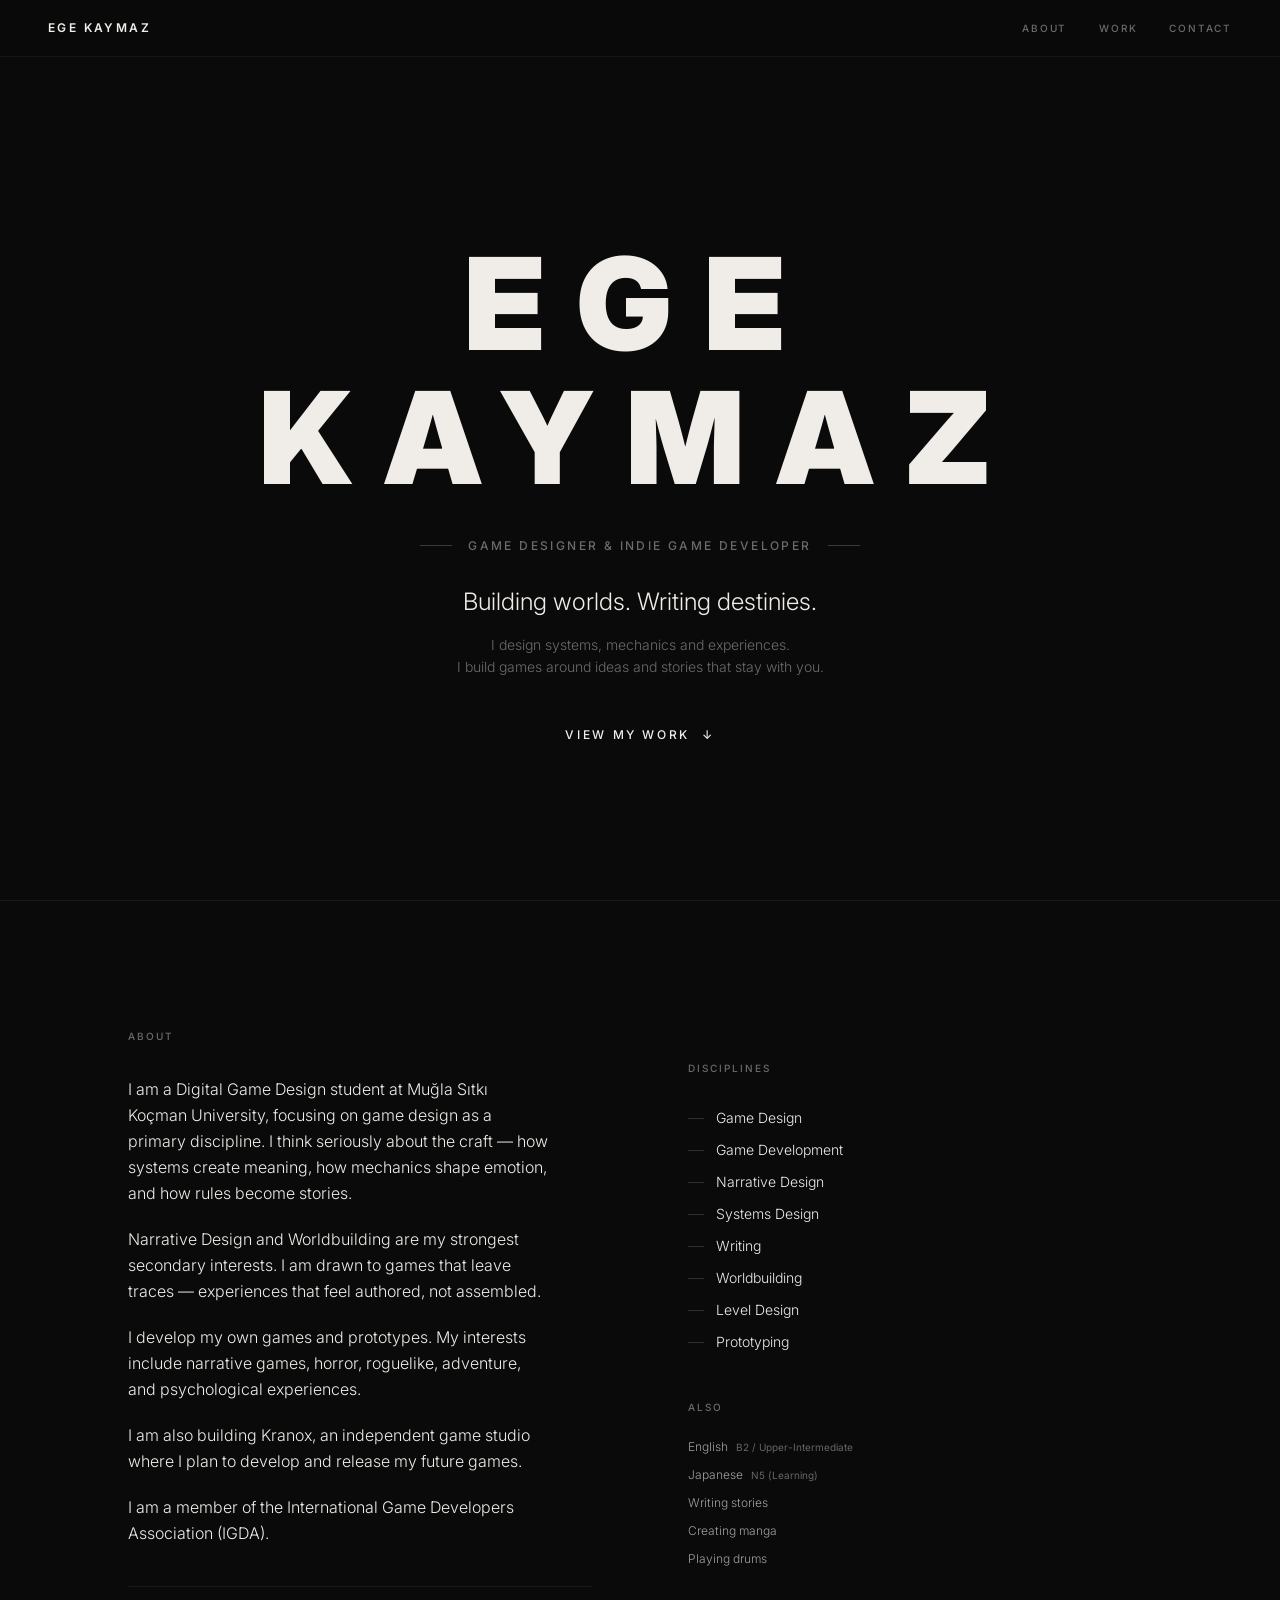
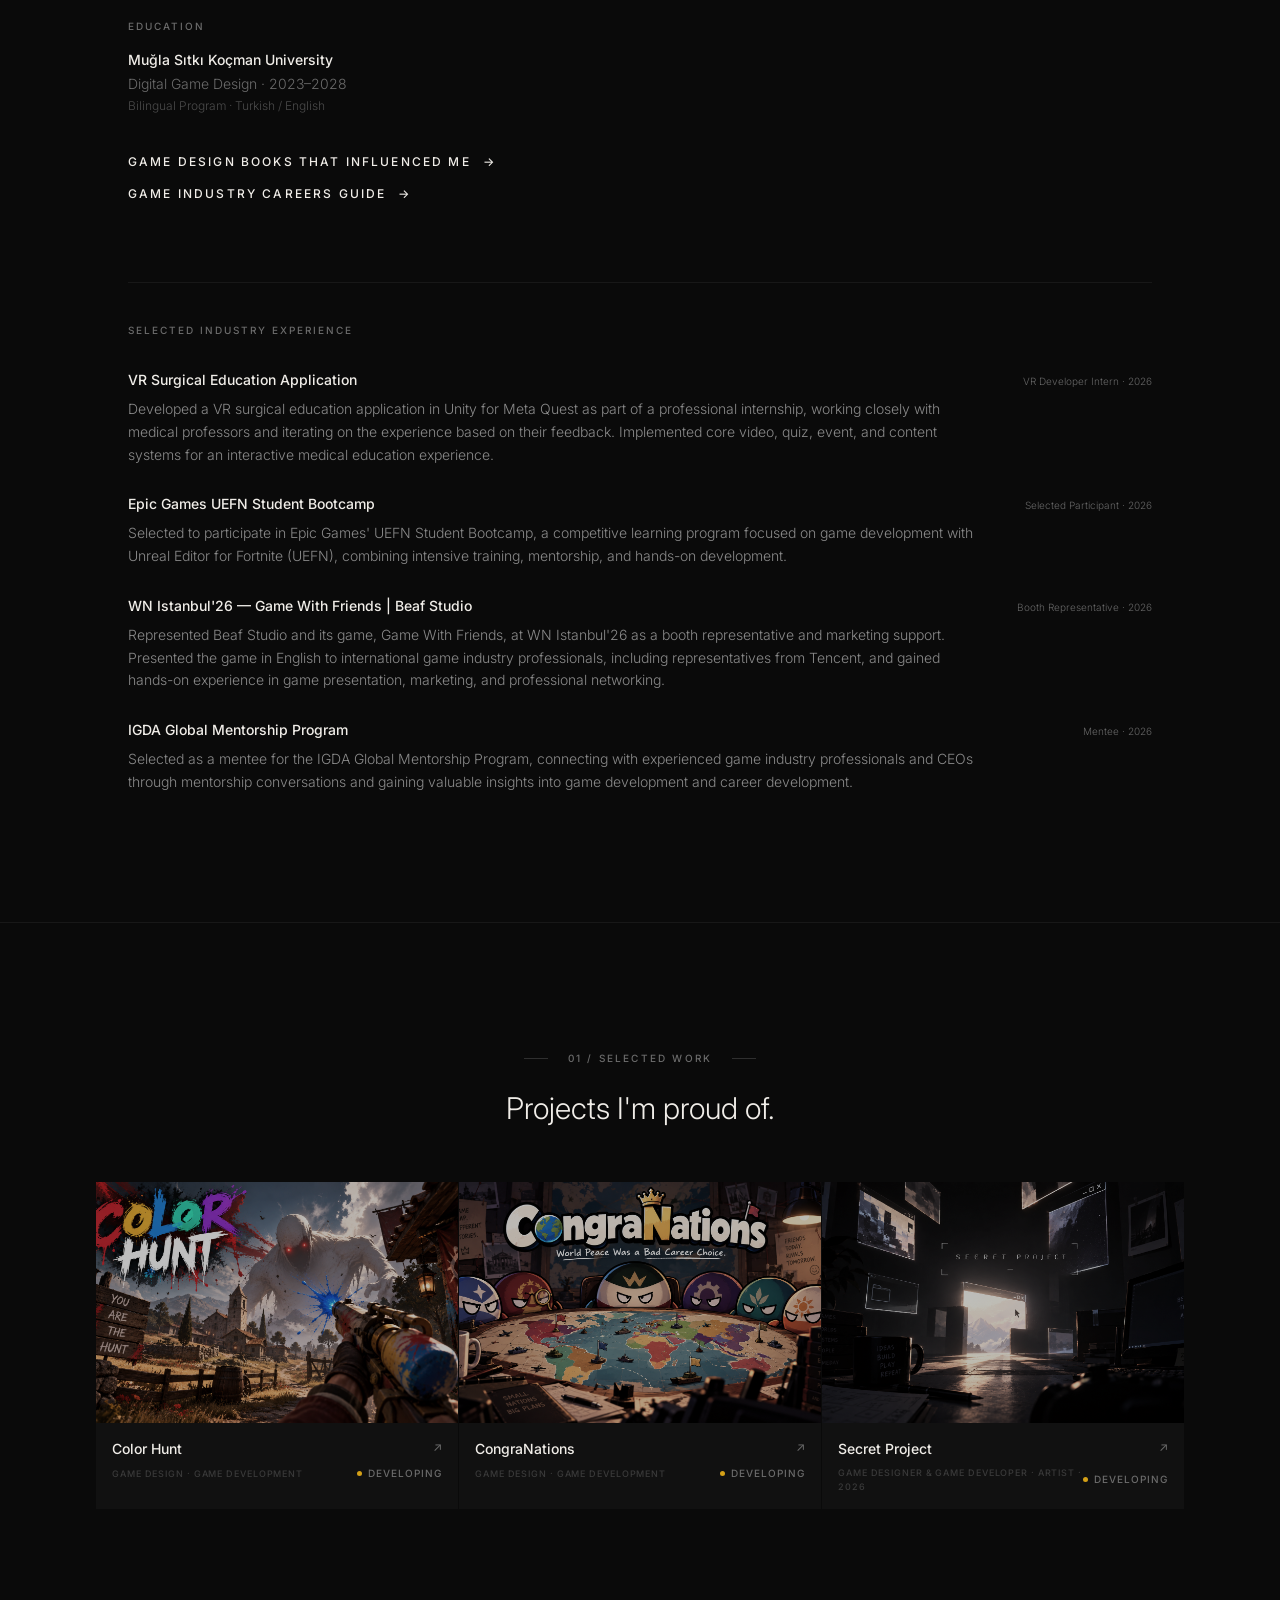
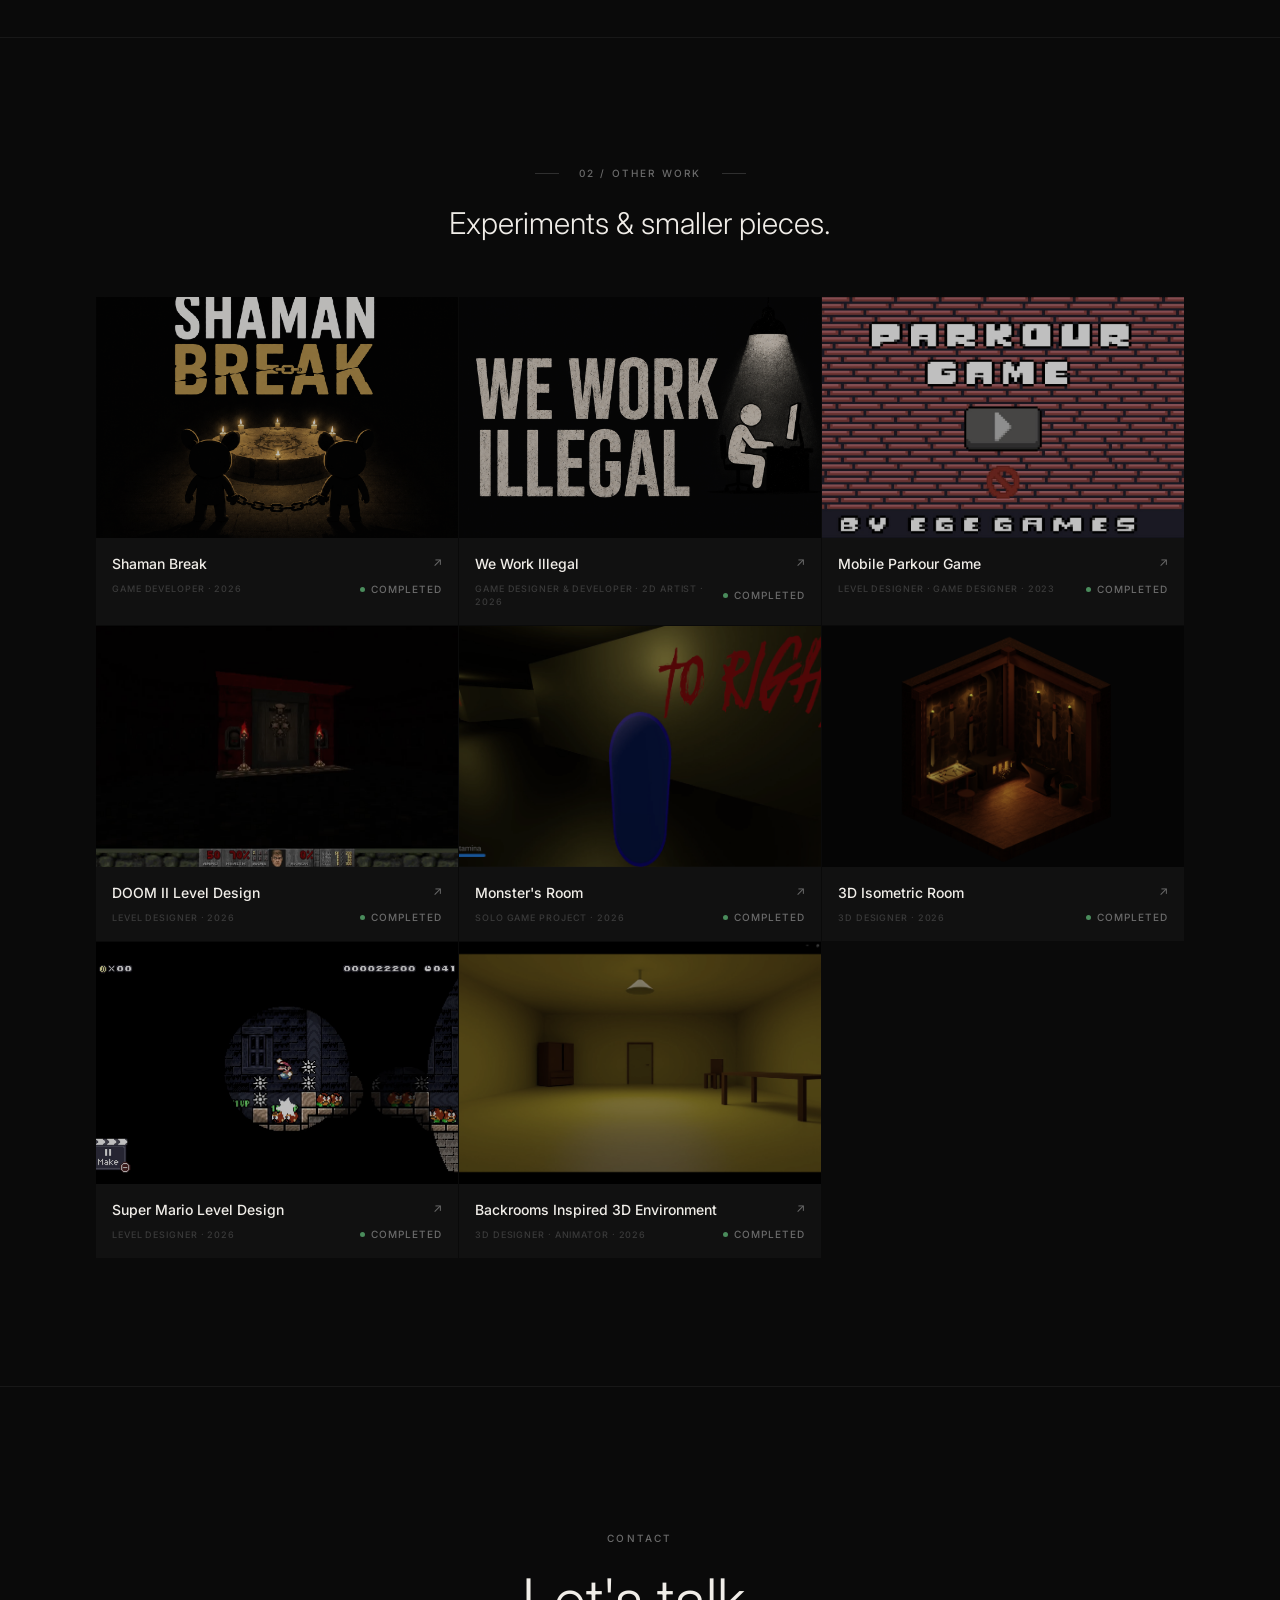
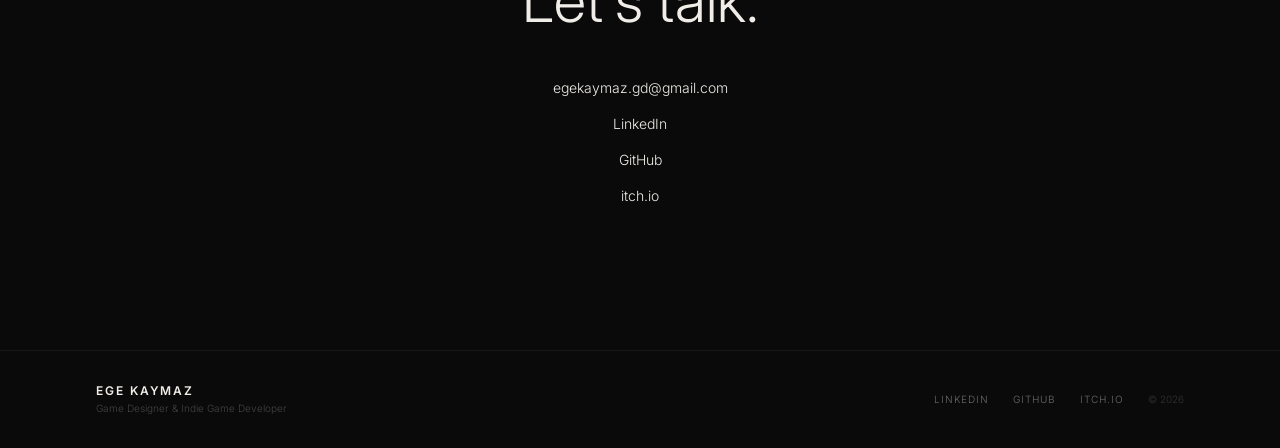
<file: index.html>
<!doctype html>
<html lang="en">
  <head>
    <script>
      (function(l) {
        if (l.search[1] === '/') {
          var decoded = l.search.slice(1).split('&').map(function(s) {
            return s.replace(/\~and\~/g, '&');
          });
          window.history.replaceState(
            null, null,
            decoded.shift() + (decoded.length ? '?' + decoded.join('&') : '') + l.hash
          );
        }
      }(window.location));
    </script>

    <meta charset="UTF-8" />
    <meta name="viewport" content="width=device-width, initial-scale=1.0" />

    <link rel="icon" type="image/svg+xml" href="/favicon.svg" />

    <title>Ege Kaymaz</title>

    <meta
      name="description"
      content="Ege Kaymaz — Game Designer, Game Developer and Narrative Designer."
    />

    <meta name="robots" content="index, follow" />

    <meta property="og:title" content="Ege Kaymaz" />
    <meta
      property="og:description"
      content="Ege Kaymaz — Game Designer, Game Developer and Narrative Designer."
    />
    <meta name="description" content="This web application streamlines project planning by allowing users to create, manage, and share detailed project outlines and examples for effective collaboration.">
    <meta name="robots" content="noindex, nofollow">
    <meta property="og:title" content="Ege Kaymaz">
    <meta property="og:description" content="This web application streamlines project planning by allowing users to create, manage, and share detailed project outlines and examples for effective collaboration.">
    <script type="module" crossorigin src="/assets/index-BWRPruP7.js"></script>
    <link rel="stylesheet" crossorigin href="/assets/index-uBZiewxv.css">
  </head>

  <body>
    <div id="root"></div>

  </body>
</html>
</file>
<file: assets/index-uBZiewxv.css>
@import "https://fonts.googleapis.com/css2?family=Inter:wght@300;400;500;600;700;900&display=swap";@layer components;@layer properties{@supports (((-webkit-hyphens:none)) and (not (margin-trim:inline))) or ((-moz-orient:inline) and (not (color:rgb(from red r g b)))){*,:before,:after,::backdrop{--tw-translate-x:0;--tw-translate-y:0;--tw-translate-z:0;--tw-rotate-x:initial;--tw-rotate-y:initial;--tw-rotate-z:initial;--tw-skew-x:initial;--tw-skew-y:initial;--tw-border-style:solid;--tw-leading:initial;--tw-font-weight:initial;--tw-tracking:initial;--tw-blur:initial;--tw-brightness:initial;--tw-contrast:initial;--tw-grayscale:initial;--tw-hue-rotate:initial;--tw-invert:initial;--tw-opacity:initial;--tw-saturate:initial;--tw-sepia:initial;--tw-drop-shadow:initial;--tw-drop-shadow-color:initial;--tw-drop-shadow-alpha:100%;--tw-drop-shadow-size:initial;--tw-backdrop-blur:initial;--tw-backdrop-brightness:initial;--tw-backdrop-contrast:initial;--tw-backdrop-grayscale:initial;--tw-backdrop-hue-rotate:initial;--tw-backdrop-invert:initial;--tw-backdrop-opacity:initial;--tw-backdrop-saturate:initial;--tw-backdrop-sepia:initial;--tw-duration:initial}}}@layer theme{:root,:host{--font-sans:"Inter", sans-serif;--font-mono:ui-monospace, SFMono-Regular, Menlo, Monaco, Consolas, "Liberation Mono", "Courier New", monospace;--color-white:#fff;--spacing:.25rem;--container-5xl:64rem;--container-6xl:72rem;--text-xs:.75rem;--text-xs--line-height:calc(1 / .75);--text-sm:.875rem;--text-sm--line-height:calc(1.25 / .875);--text-base:1rem;--text-base--line-height:calc(1.5 / 1);--text-lg:1.125rem;--text-lg--line-height:calc(1.75 / 1.125);--text-xl:1.25rem;--text-xl--line-height:calc(1.75 / 1.25);--text-2xl:1.5rem;--text-2xl--line-height:calc(2 / 1.5);--text-3xl:1.875rem;--text-3xl--line-height:calc(2.25 / 1.875);--text-4xl:2.25rem;--text-4xl--line-height:calc(2.5 / 2.25);--text-5xl:3rem;--text-5xl--line-height:1;--text-6xl:3.75rem;--text-6xl--line-height:1;--font-weight-light:300;--font-weight-medium:500;--font-weight-semibold:600;--font-weight-bold:700;--font-weight-black:900;--tracking-wide:.025em;--tracking-widest:.1em;--leading-tight:1.25;--leading-snug:1.375;--leading-relaxed:1.625;--blur-sm:8px;--default-transition-duration:.15s;--default-transition-timing-function:cubic-bezier(.4, 0, .2, 1);--default-font-family:var(--font-sans);--default-mono-font-family:var(--font-mono);--color-background:#0a0a0a;--color-foreground:#f0ede8;--color-muted:#6b6b6b;--color-card:#111;--color-border:#ffffff14}}@layer base{*,:after,:before,::backdrop{box-sizing:border-box;border:0 solid;margin:0;padding:0}::file-selector-button{box-sizing:border-box;border:0 solid;margin:0;padding:0}html,:host{-webkit-text-size-adjust:100%;tab-size:4;line-height:1.5;font-family:var(--default-font-family,-apple-system, BlinkMacSystemFont, "Segoe UI", Roboto, "Helvetica Neue", "Noto Sans", Arial, sans-serif, "Apple Color Emoji", "Segoe UI Emoji", "Segoe UI Symbol", "Noto Color Emoji");font-feature-settings:var(--default-font-feature-settings,normal);font-variation-settings:var(--default-font-variation-settings,normal);-webkit-tap-highlight-color:transparent}hr{height:0;color:inherit;border-top-width:1px}abbr:where([title]){-webkit-text-decoration:underline dotted;text-decoration:underline dotted}h1,h2,h3,h4,h5,h6{font-size:inherit;font-weight:inherit}a{color:inherit;-webkit-text-decoration:inherit;-webkit-text-decoration:inherit;-webkit-text-decoration:inherit;-webkit-text-decoration:inherit;text-decoration:inherit}b,strong{font-weight:bolder}code,kbd,samp,pre{font-family:var(--default-mono-font-family,ui-monospace, SFMono-Regular, Menlo, Monaco, Consolas, "Liberation Mono", "Courier New", monospace);font-feature-settings:var(--default-mono-font-feature-settings,normal);font-variation-settings:var(--default-mono-font-variation-settings,normal);font-size:1em}small{font-size:80%}sub,sup{vertical-align:baseline;font-size:75%;line-height:0;position:relative}sub{bottom:-.25em}sup{top:-.5em}table{text-indent:0;border-color:inherit;border-collapse:collapse}:-moz-focusring:where(:not(iframe)){outline:auto}progress{vertical-align:baseline}summary{display:list-item}ol,ul,menu{list-style:none}img,svg,video,canvas,audio,iframe,embed,object{vertical-align:middle;display:block}img,video{max-width:100%;height:auto}button,input,select,optgroup,textarea{font:inherit;font-feature-settings:inherit;font-variation-settings:inherit;letter-spacing:inherit;color:inherit;opacity:1;background-color:#0000;border-radius:0}::file-selector-button{font:inherit;font-feature-settings:inherit;font-variation-settings:inherit;letter-spacing:inherit;color:inherit;opacity:1;background-color:#0000;border-radius:0}:where(select:is([multiple],[size])) optgroup{font-weight:bolder}:where(select:is([multiple],[size])) optgroup option{padding-inline-start:20px}::file-selector-button{margin-inline-end:4px}::placeholder{opacity:1}@supports (not ((-webkit-appearance:-apple-pay-button))) or (contain-intrinsic-size:1px){::placeholder{color:currentColor}@supports (color:color-mix(in lab, red, red)){::placeholder{color:color-mix(in oklab, currentcolor 50%, transparent)}}}textarea{resize:vertical}::-webkit-search-decoration{-webkit-appearance:none}::-webkit-date-and-time-value{min-height:1lh;text-align:inherit}::-webkit-datetime-edit{display:inline-flex}::-webkit-datetime-edit-fields-wrapper{padding:0}::-webkit-datetime-edit{padding-block:0}::-webkit-datetime-edit-year-field{padding-block:0}::-webkit-datetime-edit-month-field{padding-block:0}::-webkit-datetime-edit-day-field{padding-block:0}::-webkit-datetime-edit-hour-field{padding-block:0}::-webkit-datetime-edit-minute-field{padding-block:0}::-webkit-datetime-edit-second-field{padding-block:0}::-webkit-datetime-edit-millisecond-field{padding-block:0}::-webkit-datetime-edit-meridiem-field{padding-block:0}::-webkit-calendar-picker-indicator{line-height:1}:-moz-ui-invalid{box-shadow:none}button,input:where([type=button],[type=reset],[type=submit]){appearance:button}::file-selector-button{appearance:button}::-webkit-inner-spin-button{height:auto}::-webkit-outer-spin-button{height:auto}[hidden]:where(:not([hidden=until-found])){display:none!important}}@layer utilities{.visible{visibility:visible}.absolute{position:absolute}.fixed{position:fixed}.relative{position:relative}.static{position:static}.sticky{position:sticky}.inset-0{inset:0}.top-0{top:0}.top-1\/2{top:50%}.right-0{right:0}.right-3{right:calc(var(--spacing) * 3)}.left-0{left:0}.left-3{left:calc(var(--spacing) * 3)}.z-50{z-index:50}.mx-auto{margin-inline:auto}.mt-0\.5{margin-top:calc(var(--spacing) * .5)}.mt-1{margin-top:var(--spacing)}.mt-2{margin-top:calc(var(--spacing) * 2)}.mt-6{margin-top:calc(var(--spacing) * 6)}.mt-10{margin-top:calc(var(--spacing) * 10)}.mt-14{margin-top:calc(var(--spacing) * 14)}.mt-20{margin-top:calc(var(--spacing) * 20)}.mt-auto{margin-top:auto}.mb-1{margin-bottom:var(--spacing)}.mb-1\.5{margin-bottom:calc(var(--spacing) * 1.5)}.mb-2{margin-bottom:calc(var(--spacing) * 2)}.mb-3{margin-bottom:calc(var(--spacing) * 3)}.mb-4{margin-bottom:calc(var(--spacing) * 4)}.mb-5{margin-bottom:calc(var(--spacing) * 5)}.mb-6{margin-bottom:calc(var(--spacing) * 6)}.mb-8{margin-bottom:calc(var(--spacing) * 8)}.mb-12{margin-bottom:calc(var(--spacing) * 12)}.mb-14{margin-bottom:calc(var(--spacing) * 14)}.block{display:block}.flex{display:flex}.grid{display:grid}.hidden{display:none}.inline{display:inline}.inline-flex{display:inline-flex}.h-full{height:100%}.min-h-\[85vh\]{min-height:85vh}.w-12{width:calc(var(--spacing) * 12)}.w-full{width:100%}.max-w-5xl{max-width:var(--container-5xl)}.max-w-6xl{max-width:var(--container-6xl)}.flex-1{flex:1}.flex-shrink-0{flex-shrink:0}.shrink{flex-shrink:1}.grow{flex-grow:1}.-translate-y-1\/2{--tw-translate-y:calc(calc(1 / 2 * 100%) * -1);translate:var(--tw-translate-x) var(--tw-translate-y)}.transform{transform:var(--tw-rotate-x,) var(--tw-rotate-y,) var(--tw-rotate-z,) var(--tw-skew-x,) var(--tw-skew-y,)}.cursor-pointer{cursor:pointer}.grid-cols-1{grid-template-columns:repeat(1,minmax(0,1fr))}.grid-cols-2{grid-template-columns:repeat(2,minmax(0,1fr))}.flex-col{flex-direction:column}.items-baseline{align-items:baseline}.items-center{align-items:center}.items-start{align-items:flex-start}.justify-between{justify-content:space-between}.justify-center{justify-content:center}.gap-0{gap:0}.gap-1{gap:var(--spacing)}.gap-1\.5{gap:calc(var(--spacing) * 1.5)}.gap-2{gap:calc(var(--spacing) * 2)}.gap-3{gap:calc(var(--spacing) * 3)}.gap-4{gap:calc(var(--spacing) * 4)}.gap-5{gap:calc(var(--spacing) * 5)}.gap-6{gap:calc(var(--spacing) * 6)}.gap-7{gap:calc(var(--spacing) * 7)}.gap-8{gap:calc(var(--spacing) * 8)}.gap-14{gap:calc(var(--spacing) * 14)}.gap-16{gap:calc(var(--spacing) * 16)}.gap-x-12{column-gap:calc(var(--spacing) * 12)}.overflow-hidden{overflow:hidden}.rounded-full{border-radius:2147483647px}.border{border-style:var(--tw-border-style);border-width:1px}.border-border{border-color:var(--color-border)}.border-white\/20{border-color:#fff3}@supports (color:color-mix(in lab, red, red)){.border-white\/20{border-color:color-mix(in oklab, var(--color-white) 20%, transparent)}}.bg-\[\#0a0a0a\]\/80{background-color:oklab(14.4788% 1.49012e-8 -7.45058e-9/.8)}.bg-background{background-color:var(--color-background)}.object-cover{object-fit:cover}.p-4{padding:calc(var(--spacing) * 4)}.p-5{padding:calc(var(--spacing) * 5)}.px-6{padding-inline:calc(var(--spacing) * 6)}.px-8{padding-inline:calc(var(--spacing) * 8)}.py-4{padding-block:calc(var(--spacing) * 4)}.py-5{padding-block:calc(var(--spacing) * 5)}.py-8{padding-block:calc(var(--spacing) * 8)}.py-12{padding-block:calc(var(--spacing) * 12)}.py-14{padding-block:calc(var(--spacing) * 14)}.py-16{padding-block:calc(var(--spacing) * 16)}.py-24{padding-block:calc(var(--spacing) * 24)}.py-28{padding-block:calc(var(--spacing) * 28)}.pt-3{padding-top:calc(var(--spacing) * 3)}.pt-8{padding-top:calc(var(--spacing) * 8)}.pt-10{padding-top:calc(var(--spacing) * 10)}.pt-14{padding-top:calc(var(--spacing) * 14)}.pt-16{padding-top:calc(var(--spacing) * 16)}.pb-1{padding-bottom:var(--spacing)}.pb-2{padding-bottom:calc(var(--spacing) * 2)}.pb-4{padding-bottom:calc(var(--spacing) * 4)}.pb-16{padding-bottom:calc(var(--spacing) * 16)}.text-center{text-align:center}.text-left{text-align:left}.font-sans{font-family:var(--font-sans)}.text-2xl{font-size:var(--text-2xl);line-height:var(--tw-leading,var(--text-2xl--line-height))}.text-4xl{font-size:var(--text-4xl);line-height:var(--tw-leading,var(--text-4xl--line-height))}.text-base{font-size:var(--text-base);line-height:var(--tw-leading,var(--text-base--line-height))}.text-lg{font-size:var(--text-lg);line-height:var(--tw-leading,var(--text-lg--line-height))}.text-sm{font-size:var(--text-sm);line-height:var(--tw-leading,var(--text-sm--line-height))}.text-xl{font-size:var(--text-xl);line-height:var(--tw-leading,var(--text-xl--line-height))}.text-xs{font-size:var(--text-xs);line-height:var(--tw-leading,var(--text-xs--line-height))}.text-\[9px\]{font-size:9px}.text-\[10px\]{font-size:10px}.text-\[clamp\(3\.5rem\,10vw\,8\.5rem\)\]{font-size:clamp(3.5rem,10vw,8.5rem)}.leading-none{--tw-leading:1;line-height:1}.leading-relaxed{--tw-leading:var(--leading-relaxed);line-height:var(--leading-relaxed)}.leading-snug{--tw-leading:var(--leading-snug);line-height:var(--leading-snug)}.leading-tight{--tw-leading:var(--leading-tight);line-height:var(--leading-tight)}.font-black{--tw-font-weight:var(--font-weight-black);font-weight:var(--font-weight-black)}.font-bold{--tw-font-weight:var(--font-weight-bold);font-weight:var(--font-weight-bold)}.font-light{--tw-font-weight:var(--font-weight-light);font-weight:var(--font-weight-light)}.font-medium{--tw-font-weight:var(--font-weight-medium);font-weight:var(--font-weight-medium)}.font-semibold{--tw-font-weight:var(--font-weight-semibold);font-weight:var(--font-weight-semibold)}.tracking-\[0\.2em\]{--tw-tracking:.2em;letter-spacing:.2em}.tracking-\[0\.3em\]{--tw-tracking:.3em;letter-spacing:.3em}.tracking-\[0\.16em\]{--tw-tracking:.16em;letter-spacing:.16em}.tracking-\[0\.18em\]{--tw-tracking:.18em;letter-spacing:.18em}.tracking-\[0\.22em\]{--tw-tracking:.22em;letter-spacing:.22em}.tracking-wide{--tw-tracking:var(--tracking-wide);letter-spacing:var(--tracking-wide)}.tracking-widest{--tw-tracking:var(--tracking-widest);letter-spacing:var(--tracking-widest)}.text-foreground{color:var(--color-foreground)}.text-muted{color:var(--color-muted)}.lowercase{text-transform:lowercase}.uppercase{text-transform:uppercase}.underline{text-decoration-line:underline}.blur{--tw-blur:blur(8px);filter:var(--tw-blur,) var(--tw-brightness,) var(--tw-contrast,) var(--tw-grayscale,) var(--tw-hue-rotate,) var(--tw-invert,) var(--tw-saturate,) var(--tw-sepia,) var(--tw-drop-shadow,)}.filter{filter:var(--tw-blur,) var(--tw-brightness,) var(--tw-contrast,) var(--tw-grayscale,) var(--tw-hue-rotate,) var(--tw-invert,) var(--tw-saturate,) var(--tw-sepia,) var(--tw-drop-shadow,)}.backdrop-blur-sm{--tw-backdrop-blur:blur(var(--blur-sm));-webkit-backdrop-filter:var(--tw-backdrop-blur,) var(--tw-backdrop-brightness,) var(--tw-backdrop-contrast,) var(--tw-backdrop-grayscale,) var(--tw-backdrop-hue-rotate,) var(--tw-backdrop-invert,) var(--tw-backdrop-opacity,) var(--tw-backdrop-saturate,) var(--tw-backdrop-sepia,);backdrop-filter:var(--tw-backdrop-blur,) var(--tw-backdrop-brightness,) var(--tw-backdrop-contrast,) var(--tw-backdrop-grayscale,) var(--tw-backdrop-hue-rotate,) var(--tw-backdrop-invert,) var(--tw-backdrop-opacity,) var(--tw-backdrop-saturate,) var(--tw-backdrop-sepia,)}.transition{transition-property:color,background-color,border-color,outline-color,text-decoration-color,fill,stroke,--tw-gradient-from,--tw-gradient-via,--tw-gradient-to,opacity,box-shadow,transform,translate,scale,rotate,filter,-webkit-backdrop-filter,backdrop-filter,display,content-visibility,overlay,pointer-events;transition-timing-function:var(--tw-ease,var(--default-transition-timing-function));transition-duration:var(--tw-duration,var(--default-transition-duration))}.transition-opacity{transition-property:opacity;transition-timing-function:var(--tw-ease,var(--default-transition-timing-function));transition-duration:var(--tw-duration,var(--default-transition-duration))}.transition-transform{transition-property:transform,translate,scale,rotate;transition-timing-function:var(--tw-ease,var(--default-transition-timing-function));transition-duration:var(--tw-duration,var(--default-transition-duration))}.duration-300{--tw-duration:.3s;transition-duration:.3s}.duration-700{--tw-duration:.7s;transition-duration:.7s}.select-none{-webkit-user-select:none;user-select:none}@media (hover:hover){.group-hover\:translate-x-0\.5:is(:where(.group):hover *){--tw-translate-x:calc(var(--spacing) * .5);translate:var(--tw-translate-x) var(--tw-translate-y)}.group-hover\:-translate-y-0\.5:is(:where(.group):hover *){--tw-translate-y:calc(var(--spacing) * -.5);translate:var(--tw-translate-x) var(--tw-translate-y)}.group-hover\:translate-y-0\.5:is(:where(.group):hover *){--tw-translate-y:calc(var(--spacing) * .5);translate:var(--tw-translate-x) var(--tw-translate-y)}.group-hover\:scale-\[1\.03\]:is(:where(.group):hover *){scale:1.03}.group-hover\:scale-\[1\.04\]:is(:where(.group):hover *){scale:1.04}.group-hover\:opacity-70:is(:where(.group):hover *){opacity:.7}.hover\:opacity-50:hover{opacity:.5}.hover\:opacity-60:hover{opacity:.6}}@media (width>=40rem){.sm\:grid-cols-2{grid-template-columns:repeat(2,minmax(0,1fr))}.sm\:grid-cols-3{grid-template-columns:repeat(3,minmax(0,1fr))}.sm\:grid-cols-4{grid-template-columns:repeat(4,minmax(0,1fr))}.sm\:flex-row{flex-direction:row}}@media (width>=48rem){.md\:grid-cols-2{grid-template-columns:repeat(2,minmax(0,1fr))}.md\:grid-cols-\[180px_1fr\]{grid-template-columns:180px 1fr}.md\:flex-row{flex-direction:row}.md\:items-baseline{align-items:baseline}.md\:justify-between{justify-content:space-between}.md\:gap-12{gap:calc(var(--spacing) * 12)}.md\:px-12{padding-inline:calc(var(--spacing) * 12)}.md\:px-16{padding-inline:calc(var(--spacing) * 16)}.md\:py-32{padding-block:calc(var(--spacing) * 32)}.md\:py-36{padding-block:calc(var(--spacing) * 36)}.md\:text-2xl{font-size:var(--text-2xl);line-height:var(--tw-leading,var(--text-2xl--line-height))}.md\:text-3xl{font-size:var(--text-3xl);line-height:var(--tw-leading,var(--text-3xl--line-height))}.md\:text-5xl{font-size:var(--text-5xl);line-height:var(--tw-leading,var(--text-5xl--line-height))}.md\:text-xl{font-size:var(--text-xl);line-height:var(--tw-leading,var(--text-xl--line-height))}}@media (width>=64rem){.lg\:grid-cols-2{grid-template-columns:repeat(2,minmax(0,1fr))}.lg\:grid-cols-3{grid-template-columns:repeat(3,minmax(0,1fr))}.lg\:gap-24{gap:calc(var(--spacing) * 24)}.lg\:px-24{padding-inline:calc(var(--spacing) * 24)}.lg\:pt-8{padding-top:calc(var(--spacing) * 8)}.lg\:text-6xl{font-size:var(--text-6xl);line-height:var(--tw-leading,var(--text-6xl--line-height))}}}html{color:#f0ede8;scroll-behavior:smooth;background-color:#0a0a0a;font-family:Inter,sans-serif}*{scrollbar-width:none}::-webkit-scrollbar{display:none}@property --tw-translate-x{syntax:"*";inherits:false;initial-value:0}@property --tw-translate-y{syntax:"*";inherits:false;initial-value:0}@property --tw-translate-z{syntax:"*";inherits:false;initial-value:0}@property --tw-rotate-x{syntax:"*";inherits:false}@property --tw-rotate-y{syntax:"*";inherits:false}@property --tw-rotate-z{syntax:"*";inherits:false}@property --tw-skew-x{syntax:"*";inherits:false}@property --tw-skew-y{syntax:"*";inherits:false}@property --tw-border-style{syntax:"*";inherits:false;initial-value:solid}@property --tw-leading{syntax:"*";inherits:false}@property --tw-font-weight{syntax:"*";inherits:false}@property --tw-tracking{syntax:"*";inherits:false}@property --tw-blur{syntax:"*";inherits:false}@property --tw-brightness{syntax:"*";inherits:false}@property --tw-contrast{syntax:"*";inherits:false}@property --tw-grayscale{syntax:"*";inherits:false}@property --tw-hue-rotate{syntax:"*";inherits:false}@property --tw-invert{syntax:"*";inherits:false}@property --tw-opacity{syntax:"*";inherits:false}@property --tw-saturate{syntax:"*";inherits:false}@property --tw-sepia{syntax:"*";inherits:false}@property --tw-drop-shadow{syntax:"*";inherits:false}@property --tw-drop-shadow-color{syntax:"*";inherits:false}@property --tw-drop-shadow-alpha{syntax:"<percentage>";inherits:false;initial-value:100%}@property --tw-drop-shadow-size{syntax:"*";inherits:false}@property --tw-backdrop-blur{syntax:"*";inherits:false}@property --tw-backdrop-brightness{syntax:"*";inherits:false}@property --tw-backdrop-contrast{syntax:"*";inherits:false}@property --tw-backdrop-grayscale{syntax:"*";inherits:false}@property --tw-backdrop-hue-rotate{syntax:"*";inherits:false}@property --tw-backdrop-invert{syntax:"*";inherits:false}@property --tw-backdrop-opacity{syntax:"*";inherits:false}@property --tw-backdrop-saturate{syntax:"*";inherits:false}@property --tw-backdrop-sepia{syntax:"*";inherits:false}@property --tw-duration{syntax:"*";inherits:false}
</file>
